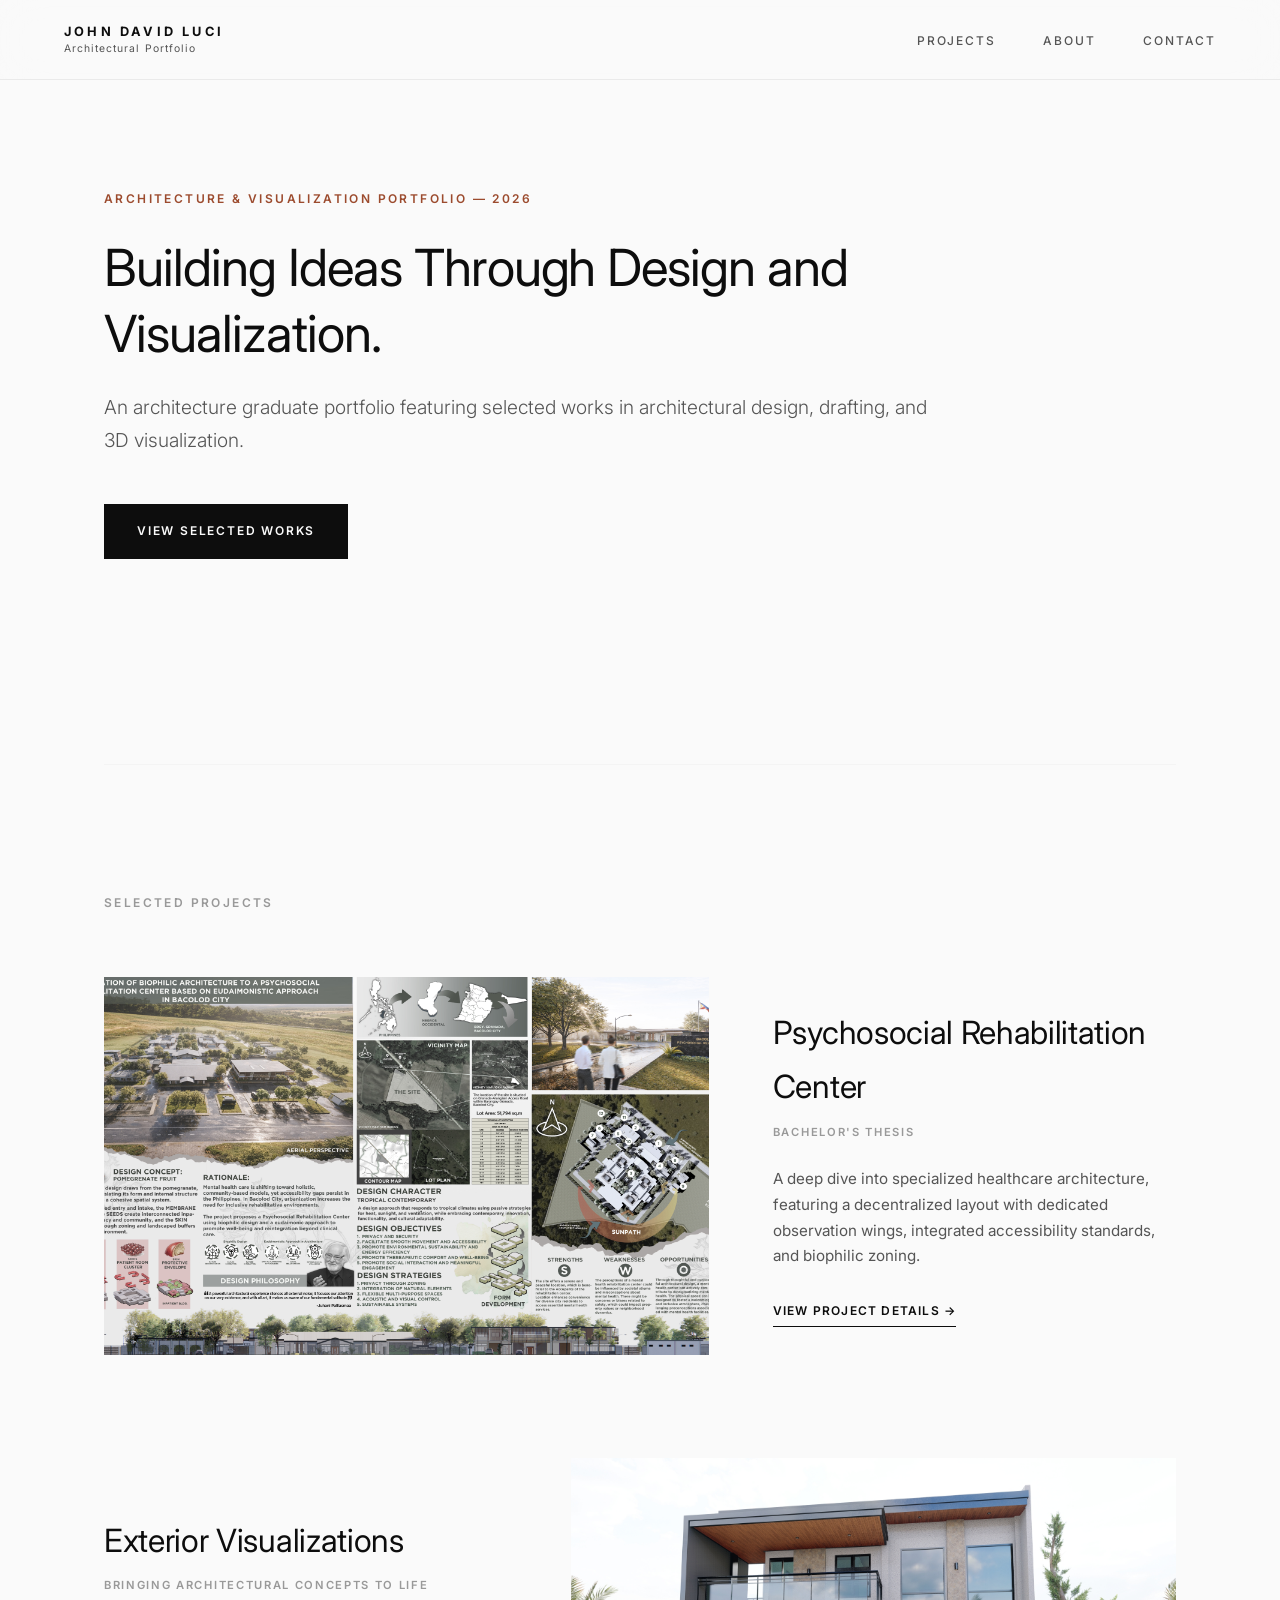
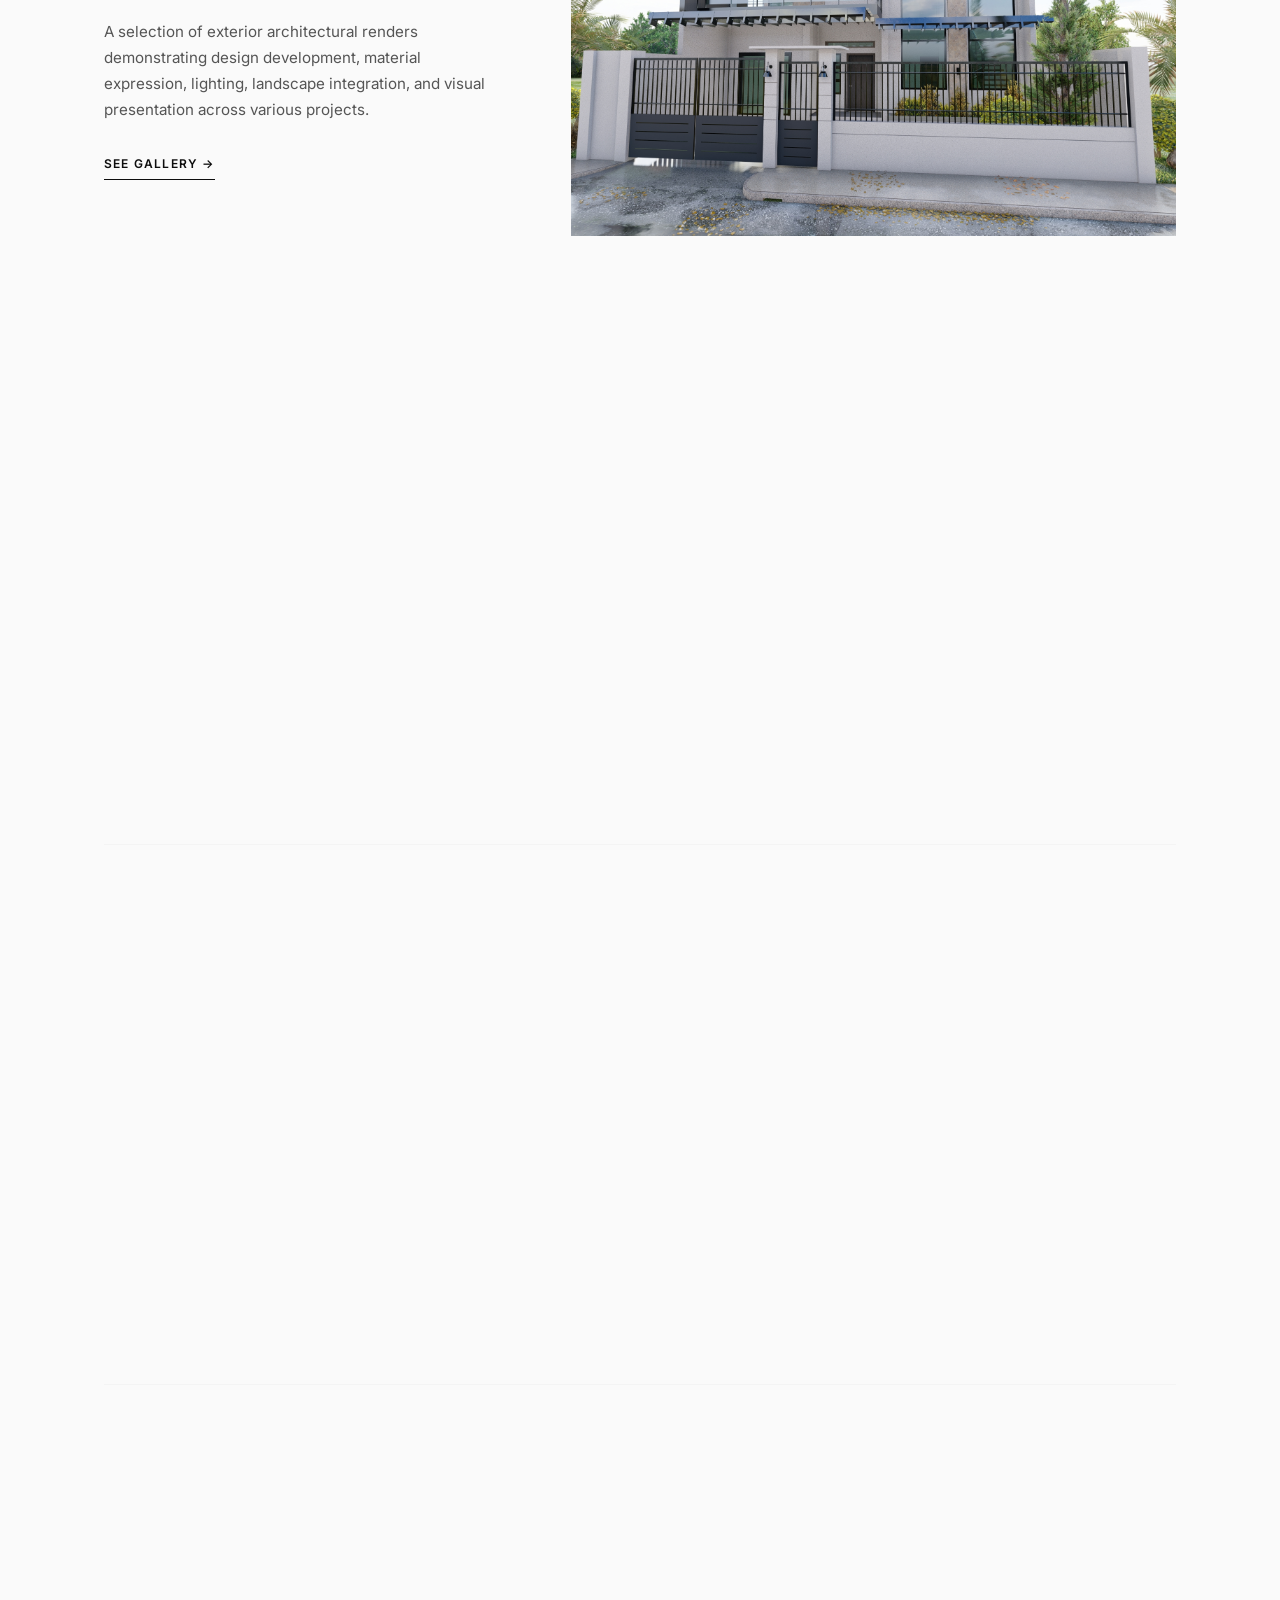
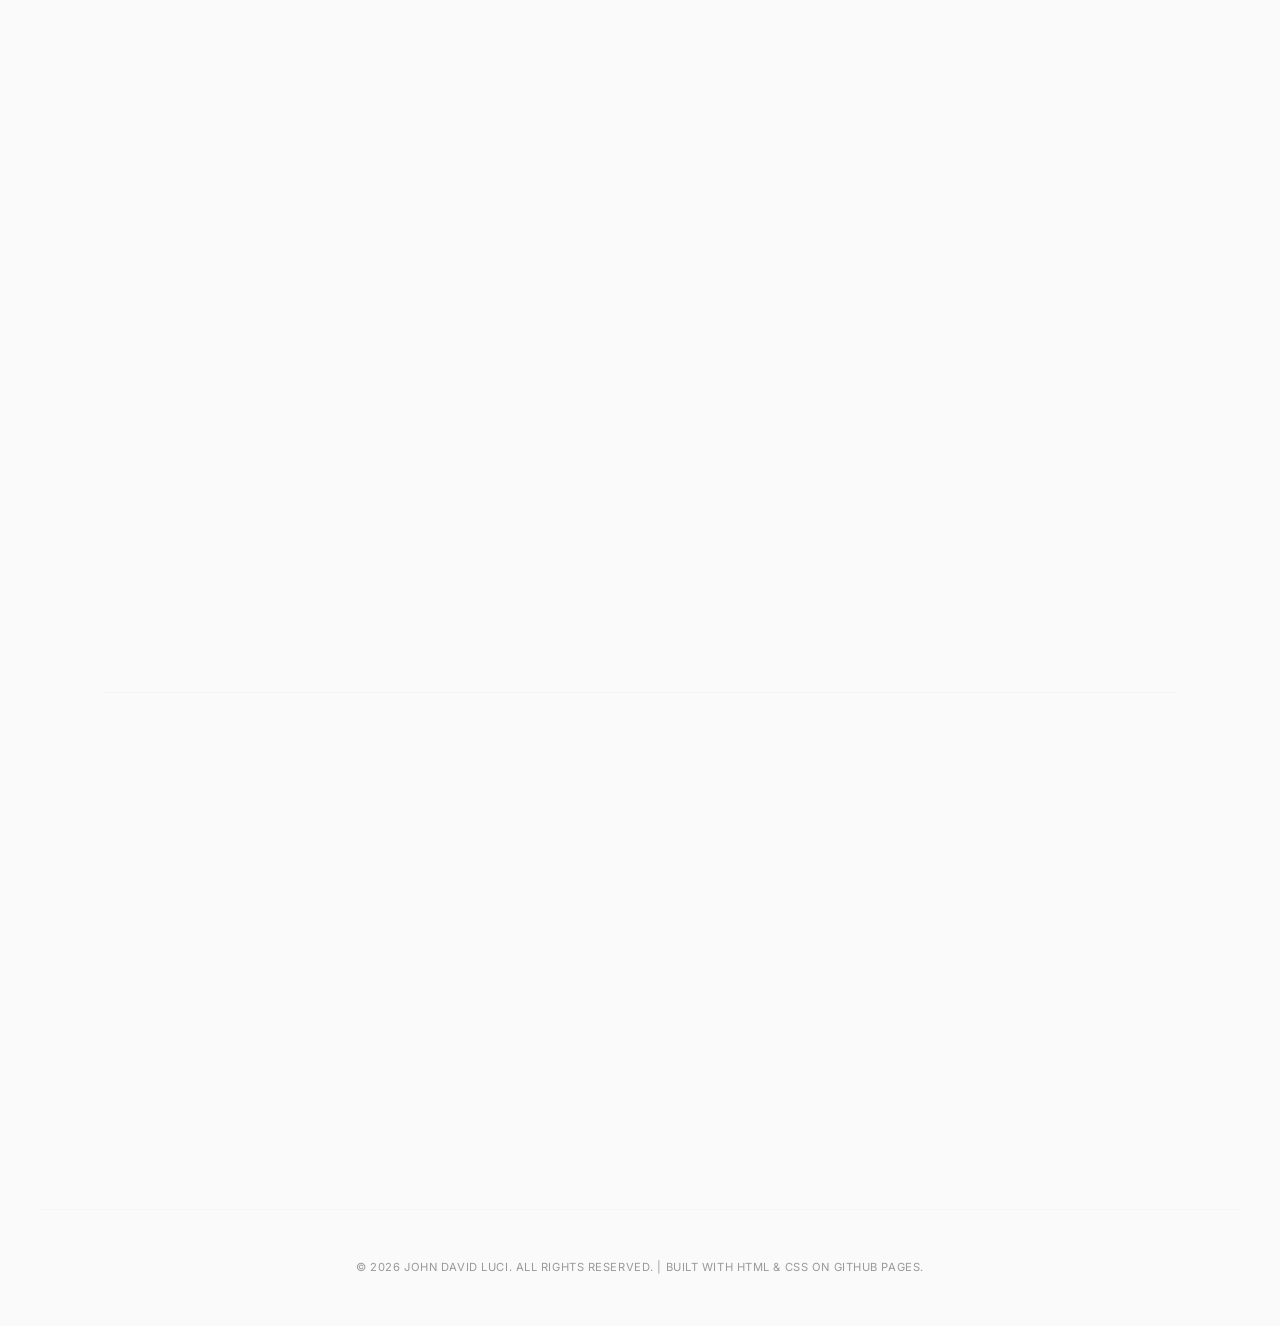
<file: index.html>
<!DOCTYPE html>
<html lang="en" class="no-js">
<head>
    <meta charset="UTF-8">
    <meta name="viewport" content="width=device-width, initial-scale=1.0">
    <title>Architectural Portfolio | John David Luci</title>
    <meta name="description" content="Architecture graduate portfolio by John David Luci — architectural design, drafting, and 3D visualization work including a Psychosocial Rehabilitation Center thesis, exterior renders, and interior visualizations.">

    <!-- Open Graph / social preview -->
    <meta property="og:title" content="John David Luci — Architectural Portfolio">
    <meta property="og:description" content="Architecture graduate portfolio featuring selected works in architectural design, drafting, and 3D visualization.">
    <meta property="og:image" content="https://johndavidluci.github.io/images/rehabboards.jpg">
    <meta property="og:type" content="website">
    <meta name="theme-color" content="#0d0d0d">

    <!-- Favicon: simple inline monogram, no extra file needed -->
    <link rel="icon" href="data:image/svg+xml,%3Csvg xmlns='http://www.w3.org/2000/svg' viewBox='0 0 100 100'%3E%3Crect width='100' height='100' fill='%230d0d0d'/%3E%3Ctext x='50' y='68' font-family='Helvetica,Arial,sans-serif' font-size='52' fill='%23fafafa' text-anchor='middle'%3EJL%3C/text%3E%3C/svg%3E">

    <link rel="stylesheet" href="style.css">
    <link rel="preconnect" href="https://fonts.googleapis.com">
    <link rel="preconnect" href="https://fonts.gstatic.com" crossorigin>
    <link href="https://fonts.googleapis.com/css2?family=Inter:wght@300;400;500;600&display=swap" rel="stylesheet">
</head>
<body>

    <a class="skip-link" href="#main-content">Skip to content</a>

    <!-- Header & Navigation -->
    <header>
        <div class="logo">
            <a href="#">John David Luci <span class="subtitle">Architectural Portfolio</span></a>
        </div>

        <button class="nav-toggle" id="navToggle" aria-label="Toggle navigation menu" aria-expanded="false" aria-controls="primaryNav">
            <span></span>
            <span></span>
            <span></span>
        </button>

        <nav id="primaryNav">
            <ul>
                <li><a href="#projects">Projects</a></li>
                <li><a href="#about">About</a></li>
                <li><a href="#contact">Contact</a></li>
            </ul>
        </nav>
    </header>

    <main id="main-content">
        <!-- Hero Section -->
        <section id="hero">
            <div class="hero-content">
                <p class="hero-kicker">Architecture &amp; Visualization Portfolio &mdash; 2026</p>
                <h1>Building Ideas Through Design and Visualization.</h1>
                <p class="hero-lead">An architecture graduate portfolio featuring selected works in architectural design, drafting, and 3D visualization.</p>
                <a href="#projects" class="btn">View Selected Works</a>
            </div>
        </section>

        <!-- Projects Grid Section -->
        <section id="projects">
            <h2 class="reveal">Selected Projects</h2>
            <div class="project-grid">

                <!-- Project 1 -->
                <article class="project-card reveal">
                    <div class="project-image">
                        <img src="images/rehabboards.jpg" alt="Perspective render of the Psychosocial Rehabilitation Center" loading="lazy">
                    </div>
                    <div class="project-info">
                        <h3>Psychosocial Rehabilitation Center</h3>
                        <p class="project-meta">Bachelor's Thesis</p>
                        <p class="project-desc">A deep dive into specialized healthcare architecture, featuring a decentralized layout with dedicated observation wings, integrated accessibility standards, and biophilic zoning.</p>
                        <a href="project-rehab.html" class="project-link">View Project Details &rarr;</a>
                    </div>
                </article>

                <!-- Project 2 -->
                <article class="project-card reveal">
                    <div class="project-image">
                        <img src="images/residential1.jpg" alt="Exterior architectural render showing material expression and lighting" loading="lazy">
                    </div>
                    <div class="project-info">
                        <h3>Exterior Visualizations</h3>
                        <p class="project-meta">Bringing Architectural Concepts to Life</p>
                        <p class="project-desc">A selection of exterior architectural renders demonstrating design development, material expression, lighting, landscape integration, and visual presentation across various projects.</p>
                        <a href="project-exterior.html" class="project-link">See Gallery &rarr;</a>
                    </div>
                </article>

                <!-- Project 3 -->
                <article class="project-card reveal">
                    <div class="project-image">
                        <img src="images/interior1.png" alt="Interior render exploring spatial design, materials, and lighting" loading="lazy">
                    </div>
                    <div class="project-info">
                        <h3>Interior Visualizations</h3>
                        <p class="project-meta">Designing Inspiring Interior Spaces</p>
                        <p class="project-desc">A selection of interior renderings created to explore spatial design, materials, lighting, and overall atmosphere.</p>
                        <a href="project-interior.html" class="project-link">See Gallery &rarr;</a>
                    </div>
                </article>

            </div>
        </section>

        <!-- About Section -->
        <section id="about">
            <div class="about-container">
                <h2 class="reveal">About Me</h2>
                <div class="about-content reveal">
                    <p>I am a Bachelor of Science in Architecture graduate specializing in architectural design, drafting, and 3D visualization. My work emphasizes clear design thinking, technical accuracy, and visual communication, with each project reflecting a thoughtful approach to form, function, and the built environment. As I begin my professional career, I look forward to contributing to meaningful projects while continuing to expand my knowledge and experience.</p>
                </div>
            </div>
        </section>

        <!-- Proficiency Section -->
        <section id="skills" class="skills">
            <div class="container">
                <h2 class="reveal">Technical Skills</h2>
                <img src="images/technical-skills.png"
                     alt="Technical skills chart"
                     class="skills-chart reveal"
                     loading="lazy">
            </div>
        </section>

        <!-- Contact Section -->
        <section id="contact">
            <h2 class="reveal">Get In Touch</h2>
            <p class="reveal">Interested in collaborating or discussing spatial design strategies? Let's connect.</p>
            <div class="contact-links reveal">
                <a href="mailto:jndluci@gmail.com" class="contact-item">jndluci@gmail.com</a>
                <a href="https://www.linkedin.com/in/john-david-luci-83b43640b/" target="_blank" rel="noopener" class="contact-item">LinkedIn</a>
            </div>
        </section>
    </main>

    <!-- Footer -->
    <footer>
        <p>&copy; 2026 John David Luci. All rights reserved. | Built with HTML &amp; CSS on GitHub Pages.</p>
    </footer>

    <script src="script.js" defer></script>
</body>
</html>
</file>
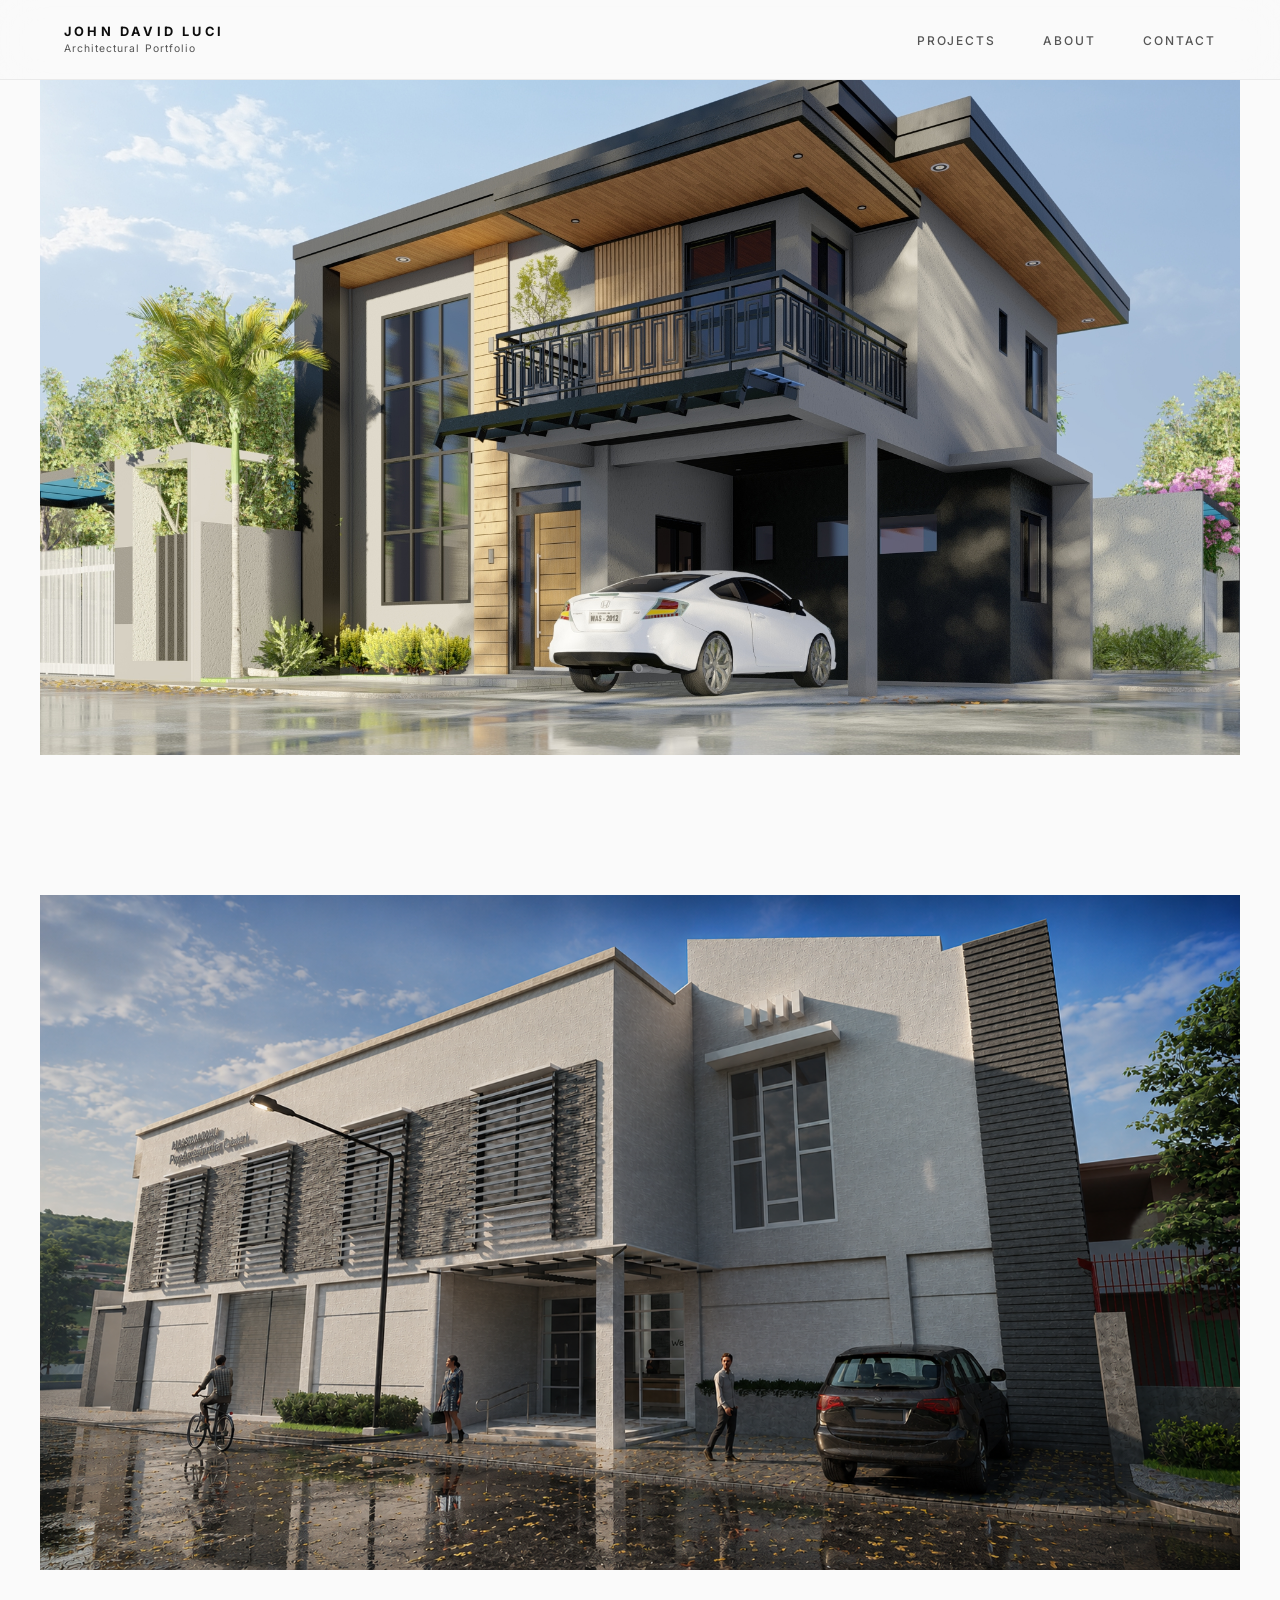
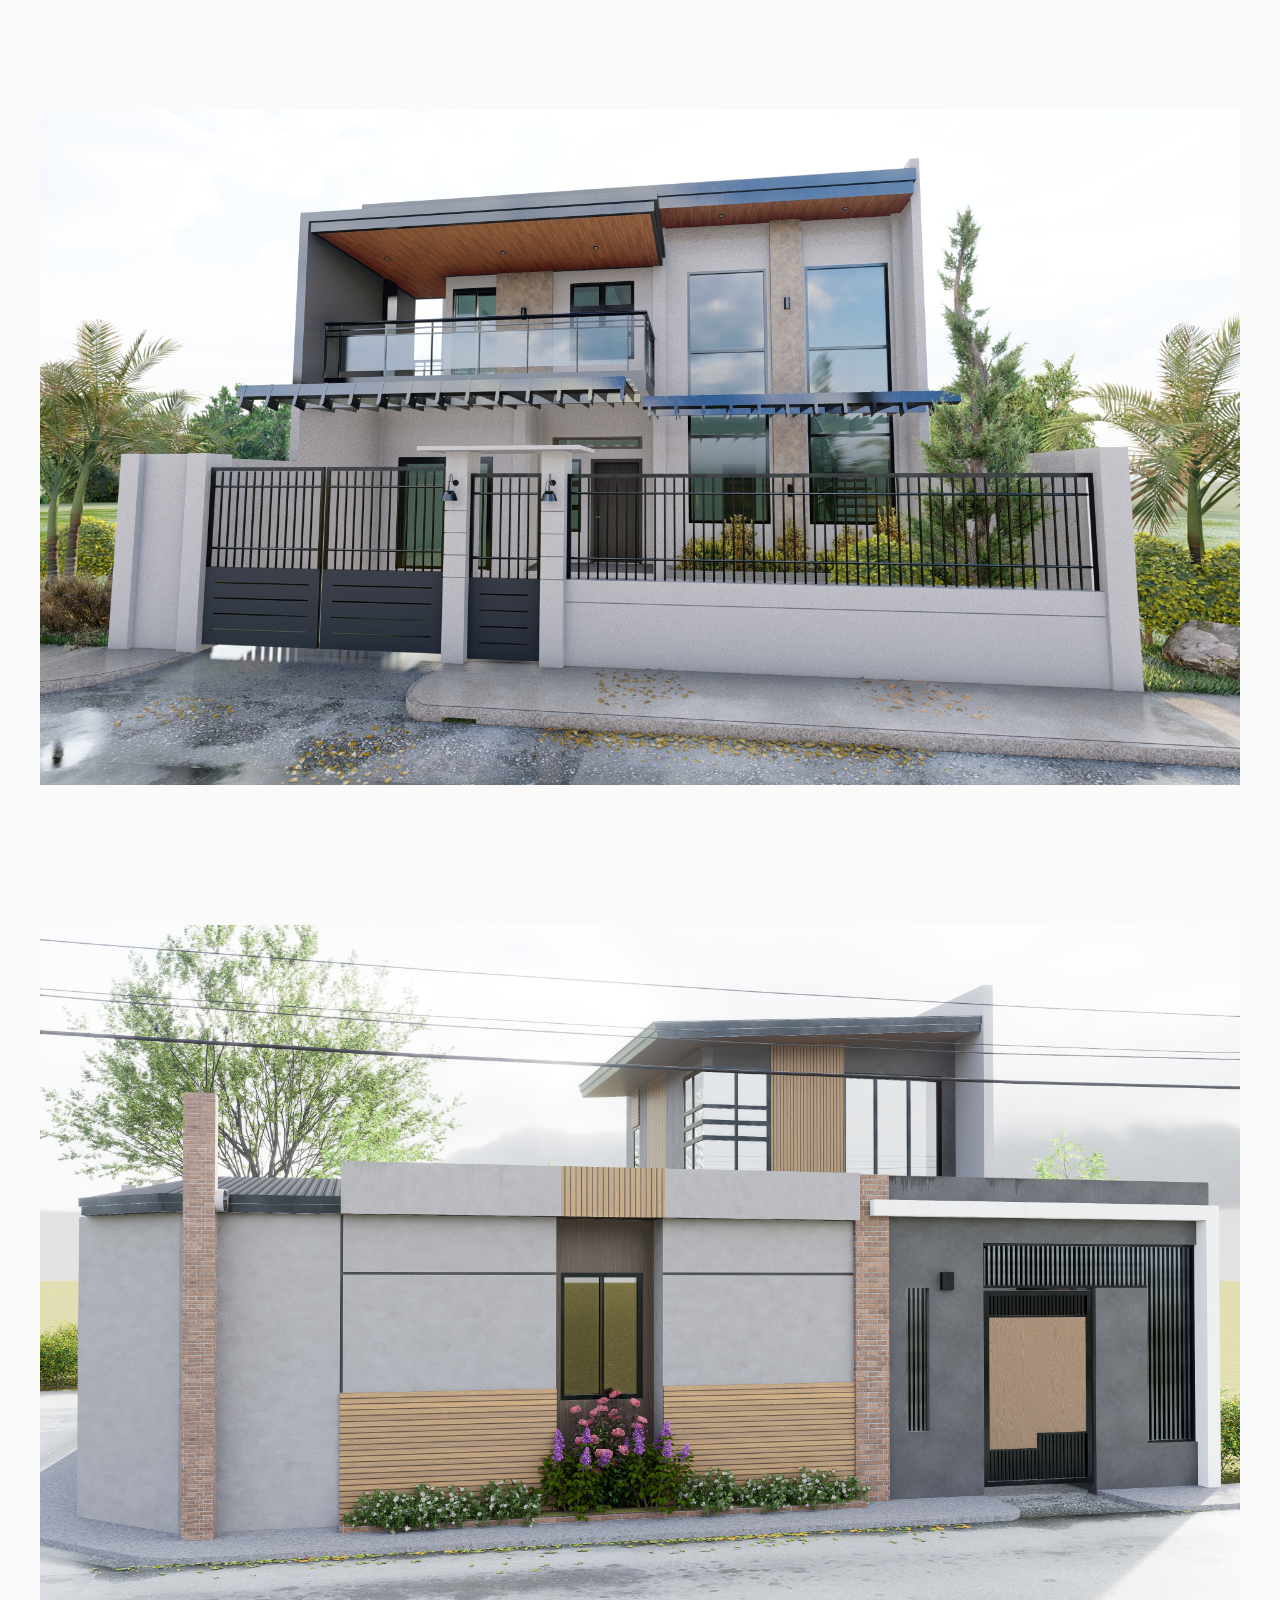
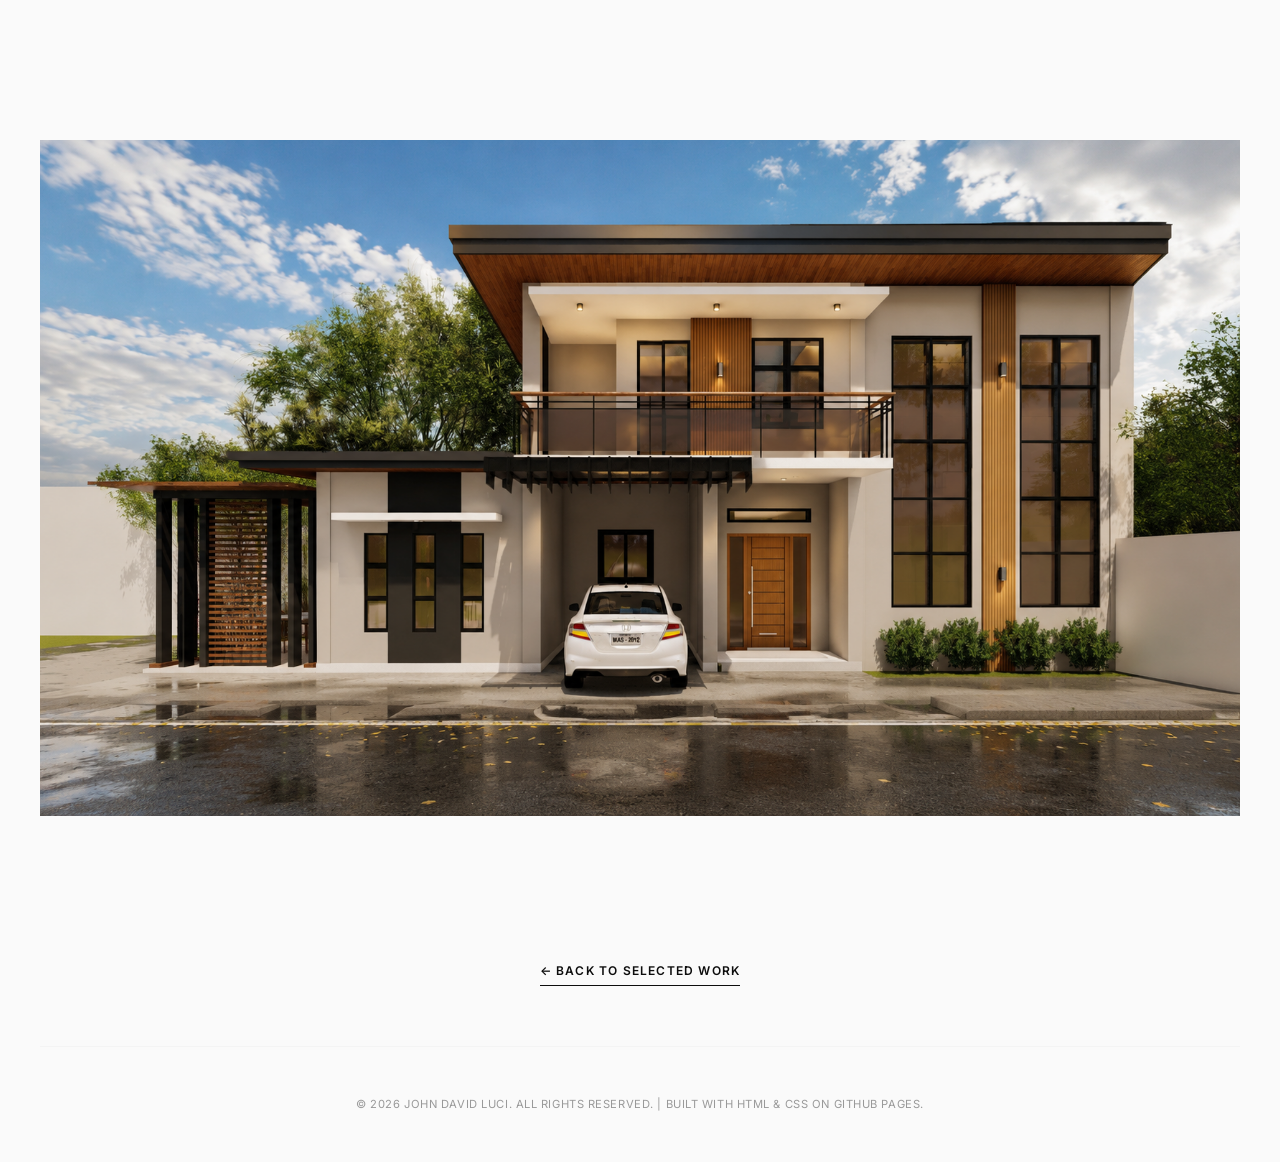
<file: project-exterior.html>
<!DOCTYPE html>
<html lang="en">
<head>
    <meta charset="UTF-8">
    <meta name="viewport" content="width=device-width, initial-scale=1.0">
    <title>Project Details | John David Luci</title>
    <link rel="stylesheet" href="style.css">
    <link rel="preconnect" href="https://fonts.googleapis.com">
    <link rel="preconnect" href="https://fonts.gstatic.com" crossorigin>
    <link href="https://fonts.googleapis.com/css2?family=Inter:wght@300;400;500;600&display=swap" rel="stylesheet">
</head>
<body>

    <!-- Header & Navigation -->
    <header>
        <div class="logo">
            <a href="index.html">John David Luci <span class="subtitle">Architectural Portfolio</span></a>
        </div>
        <nav>
            <ul>
                <li><a href="index.html#projects">Projects</a></li>
                <li><a href="index.html#about">About</a></li>
                <li><a href="index.html#contact">Contact</a></li>
            </ul>
        </nav>
    </header>

    <main class="project-detail-container">
  
        <!-- Image Gallery Showcase -->
        <section class="project-gallery">
            
            <!-- 3 Landscape Images Stacked -->
            <div class="landscape-stack">
                <img src="images/E1.jpg" alt="Project Layout Landscape 1">
                <img src="images/E2.png" alt="Project Layout Landscape 2">
                <img src="images/E3.jpg" alt="Project Layout Landscape 3">
                <img src="images/E4.png" alt="Project Layout Landscape 4">
                <img src="images/E5.png" alt="Project Layout Landscape 5">
            </div>

        </section>

        <!-- Back Link -->
        <div class="back-link-container">
            <a href="index.html#projects" class="project-link">&larr; Back to Selected Work</a>
        </div>

    </main>

    <!-- Footer -->
    <footer>
        <p>&copy; 2026 John David Luci. All rights reserved. | Built with HTML & CSS on GitHub Pages.</p>
    </footer>

</body>
</html>
</file>
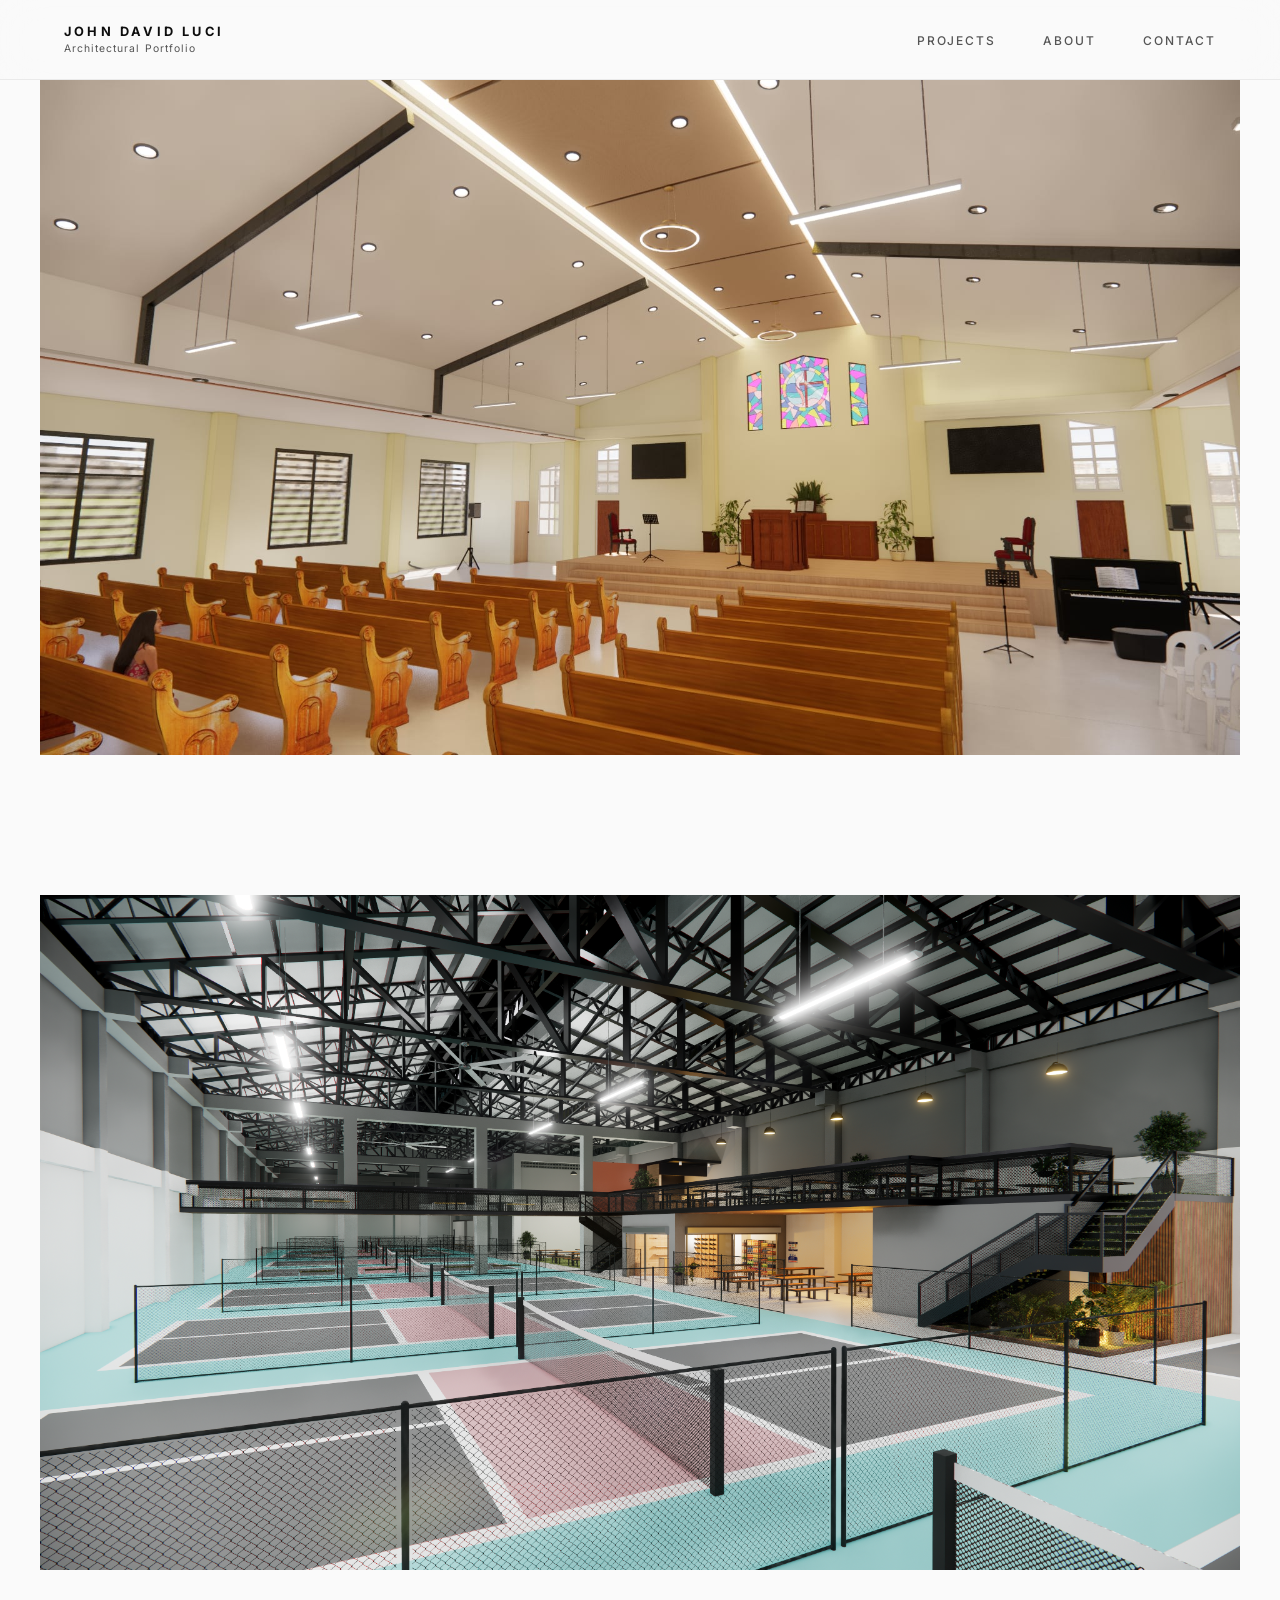
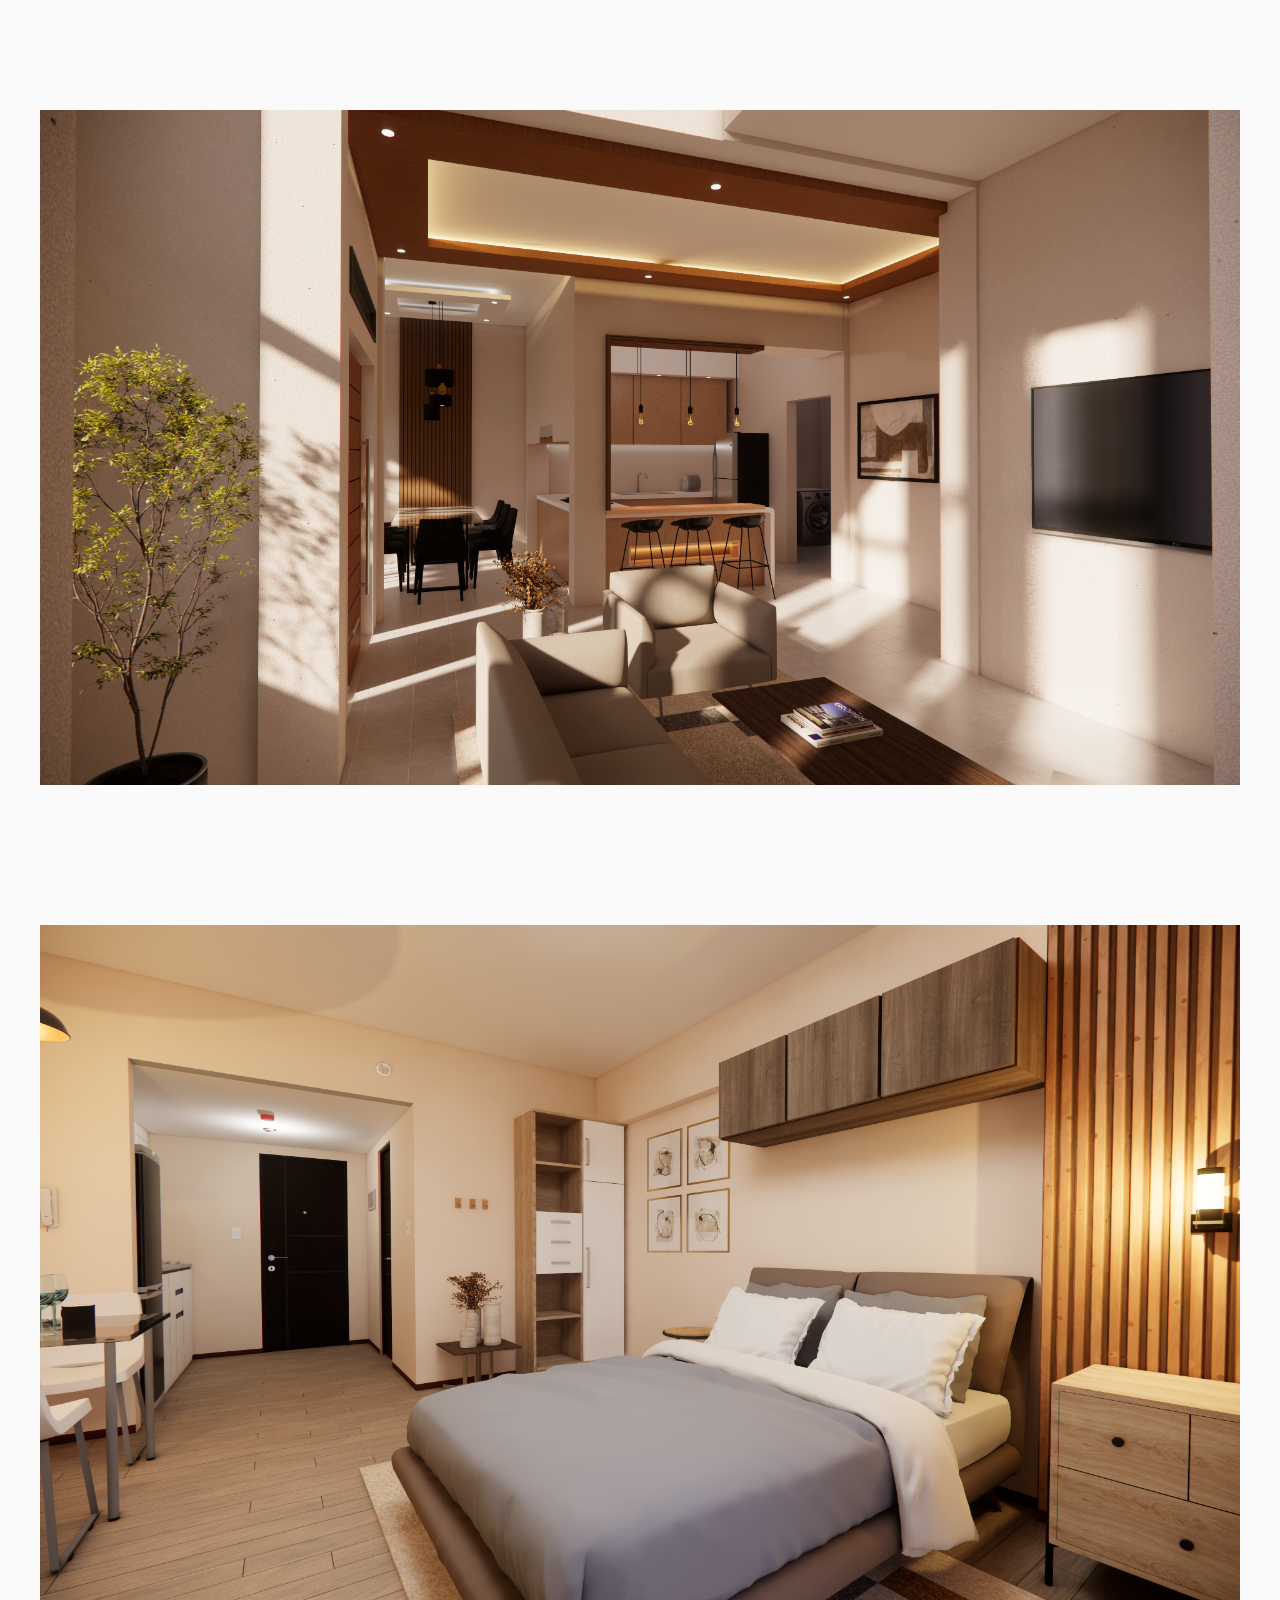
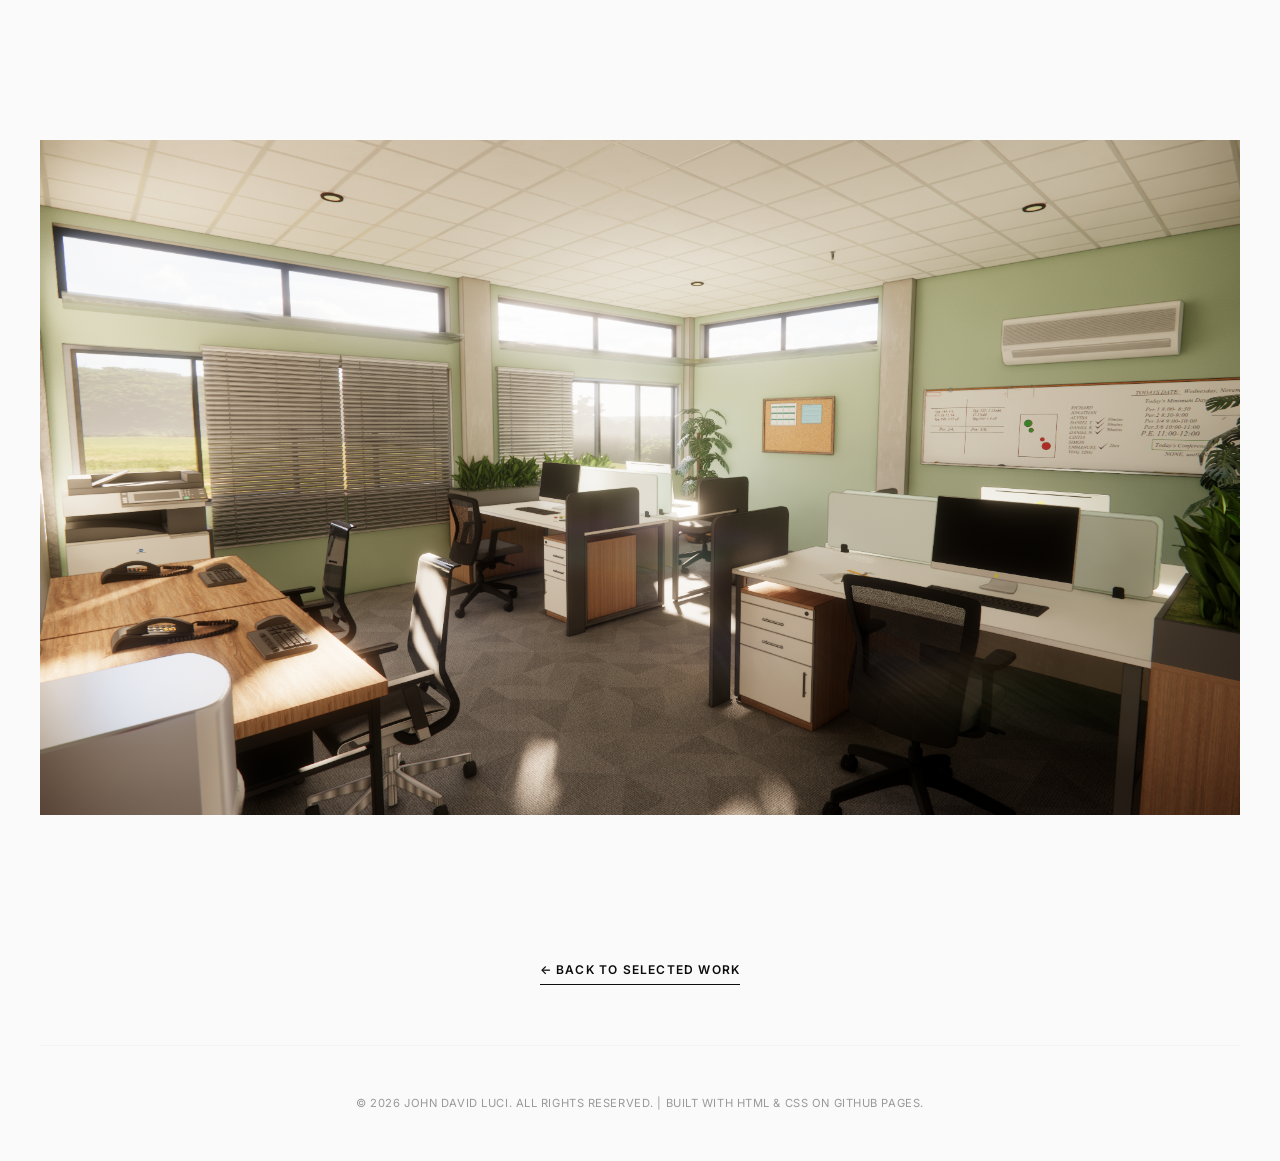
<file: project-interior.html>
<!DOCTYPE html>
<html lang="en">
<head>
    <meta charset="UTF-8">
    <meta name="viewport" content="width=device-width, initial-scale=1.0">
    <title>Project Details | John David Luci</title>
    <link rel="stylesheet" href="style.css">
    <link rel="preconnect" href="https://fonts.googleapis.com">
    <link rel="preconnect" href="https://fonts.gstatic.com" crossorigin>
    <link href="https://fonts.googleapis.com/css2?family=Inter:wght@300;400;500;600&display=swap" rel="stylesheet">
</head>
<body>

    <!-- Header & Navigation -->
    <header>
        <div class="logo">
            <a href="index.html">John David Luci <span class="subtitle">Architectural Portfolio</span></a>
        </div>
        <nav>
            <ul>
                <li><a href="index.html#projects">Projects</a></li>
                <li><a href="index.html#about">About</a></li>
                <li><a href="index.html#contact">Contact</a></li>
            </ul>
        </nav>
    </header>

    <main class="project-detail-container">
  
        <!-- Image Gallery Showcase -->
        <section class="project-gallery">
            
            <!-- 3 Landscape Images Stacked -->
            <div class="landscape-stack">
                <img src="images/I1.jpg" alt="Project Layout Landscape 1">
                <img src="images/I2.png" alt="Project Layout Landscape 2">
                <img src="images/I3.png" alt="Project Layout Landscape 3">
                <img src="images/I4.png" alt="Project Layout Landscape 4">
                <img src="images/I5.png" alt="Project Layout Landscape 5">
            </div>

        </section>

        <!-- Back Link -->
        <div class="back-link-container">
            <a href="index.html#projects" class="project-link">&larr; Back to Selected Work</a>
        </div>

    </main>

    <!-- Footer -->
    <footer>
        <p>&copy; 2026 John David Luci. All rights reserved. | Built with HTML & CSS on GitHub Pages.</p>
    </footer>

</body>
</html>
</file>
<file: style.css>
/* ==========================================================================
   Architectural Portfolio
   Minimal B&W · Editorial Typographic Framework · Image-Forward Layout
   ========================================================================== */

:root {
  /* Editorial Palette */
  --black: #0d0d0d;
  --white: #fafafa;
  --gray-100: #f4f4f4;
  --gray-200: #eaeaea;
  --gray-400: #999999;
  --gray-600: #555555;
  --gray-800: #222222;

  /* A single restrained accent — used sparingly (hero kicker, focus rings) */
  --accent: #9c4b2e;

  /* Typography & Layout Scales */
  --font: "Inter", -apple-system, BlinkMacSystemFont, "Segoe UI", Roboto, sans-serif;
  --max-width: 1200px;
  --nav-height: 80px;
  --transition: 0.5s cubic-bezier(0.16, 1, 0.3, 1);
}

/* ---- Reset & Foundations ---- */
*, *::before, *::after {
  box-sizing: border-box;
  margin: 0;
  padding: 0;
}

html {
  scroll-behavior: smooth;
  font-size: 16px;
  background-color: var(--white);
}

body {
  font-family: var(--font);
  background: var(--white);
  color: var(--black);
  line-height: 1.7;
  -webkit-font-smoothing: antialiased;
  -moz-osx-font-smoothing: grayscale;
  overflow-x: hidden;
  padding-top: var(--nav-height);
}

a {
  color: inherit;
  text-decoration: none;
}

ul {
  list-style: none;
}

img {
  display: block;
  max-width: 100%;
  height: auto;
  transition: transform var(--transition);
}

/* ---- Accessibility: focus states & skip link ---- */
a:focus-visible,
button:focus-visible {
  outline: 2px solid var(--accent);
  outline-offset: 4px;
}

.skip-link {
  position: absolute;
  top: -100px;
  left: 1rem;
  background: var(--black);
  color: var(--white);
  padding: 0.75rem 1.25rem;
  font-size: 0.8rem;
  letter-spacing: 0.05em;
  z-index: 1000;
  transition: top 0.2s ease;
}

.skip-link:focus {
  top: 1rem;
}

/* ---- Header & Navigation ---- */
header {
  position: fixed;
  top: 0;
  left: 0;
  right: 0;
  z-index: 100;
  height: var(--nav-height);
  display: flex;
  align-items: center;
  justify-content: space-between;
  width: 100%;
  padding: 0 clamp(1.5rem, 6vw, 4rem);
  background: rgba(250, 250, 250, 0.85);
  backdrop-filter: blur(20px);
  -webkit-backdrop-filter: blur(20px);
  border-bottom: 1px solid var(--gray-200);
}

.logo a {
  font-size: 0.8rem;
  font-weight: 700;
  letter-spacing: 0.25em;
  text-transform: uppercase;
  display: block;
  line-height: 1.2;
}

.logo .subtitle {
  display: block;
  font-size: 0.65rem;
  font-weight: 400;
  color: var(--gray-600);
  letter-spacing: 0.1em;
  text-transform: none;
  margin-top: 0.2rem;
}

nav ul {
  display: flex;
  gap: 3rem;
}

nav a {
  font-size: 0.75rem;
  font-weight: 500;
  letter-spacing: 0.15em;
  text-transform: uppercase;
  position: relative;
  padding-bottom: 4px;
  color: var(--gray-600);
  transition: color var(--transition);
}

nav a:hover {
  color: var(--black);
}

nav a::after {
  content: "";
  position: absolute;
  bottom: 0;
  left: 0;
  width: 0;
  height: 1px;
  background: var(--black);
  transition: width var(--transition);
}

nav a:hover::after {
  width: 100%;
}

/* Mobile nav toggle (hidden on desktop) */
.nav-toggle {
  display: none;
  flex-direction: column;
  justify-content: center;
  gap: 5px;
  width: 32px;
  height: 32px;
  background: none;
  border: none;
  cursor: pointer;
  padding: 0;
}

.nav-toggle span {
  display: block;
  width: 100%;
  height: 1.5px;
  background: var(--black);
  transition: transform 0.3s ease, opacity 0.3s ease;
}

.nav-toggle[aria-expanded="true"] span:nth-child(1) {
  transform: translateY(6.5px) rotate(45deg);
}
.nav-toggle[aria-expanded="true"] span:nth-child(2) {
  opacity: 0;
}
.nav-toggle[aria-expanded="true"] span:nth-child(3) {
  transform: translateY(-6.5px) rotate(-45deg);
}

/* ---- Global Structural Layout ---- */
main {
  max-width: var(--max-width);
  margin: 0 auto;
  padding: 0 clamp(1.5rem, 6vw, 4rem);
}

section {
  padding: clamp(4rem, 10vw, 8rem) 0;
  border-bottom: 1px solid var(--gray-100);
}

section:last-of-type {
  border-bottom: none;
}

section h2 {
  font-size: 0.75rem;
  font-weight: 600;
  text-transform: uppercase;
  letter-spacing: 0.2em;
  color: var(--gray-400);
  margin-bottom: clamp(2rem, 5vw, 4rem);
}

/* ---- Scroll reveal (progressive enhancement — see script.js) ---- */
.reveal {
  opacity: 0;
  transform: translateY(24px);
  transition: opacity 0.7s cubic-bezier(0.16, 1, 0.3, 1), transform 0.7s cubic-bezier(0.16, 1, 0.3, 1);
}

.reveal.is-visible {
  opacity: 1;
  transform: translateY(0);
}

/* If JS fails to load, don't hide content forever */
.no-js .reveal {
  opacity: 1;
  transform: none;
}

@media (prefers-reduced-motion: reduce) {
  .reveal {
    opacity: 1;
    transform: none;
    transition: none;
  }
}

/* ---- Hero Section (Editorial Intro) ---- */
#hero {
  min-height: calc(85vh - var(--nav-height));
  display: flex;
  align-items: center;
  padding-top: 2rem;
}

.hero-content {
  max-width: 850px;
}

.hero-kicker {
  font-size: 0.75rem;
  font-weight: 600;
  text-transform: uppercase;
  letter-spacing: 0.2em;
  color: var(--accent);
  margin-bottom: 1.5rem;
}

.hero-content h1 {
  font-size: clamp(1.8rem, 4vw, 3.2rem);
  font-weight: 400;
  line-height: 1.3;
  letter-spacing: -0.02em;
  margin-bottom: 1.5rem;
}

.hero-content .hero-lead {
  font-size: clamp(1rem, 1.5vw, 1.25rem);
  color: var(--gray-600);
  margin-bottom: 3rem;
  font-weight: 300;
}

.btn {
  display: inline-block;
  font-size: 0.75rem;
  font-weight: 600;
  text-transform: uppercase;
  letter-spacing: 0.15em;
  padding: 1rem 2rem;
  border: 1px solid var(--black);
  background: var(--black);
  color: var(--white);
  transition: background var(--transition), color var(--transition);
}

.btn:hover {
  background: transparent;
  color: var(--black);
}

/* ---- Architectural Project Grid ---- */
.project-grid {
  display: flex;
  flex-direction: column;
  gap: clamp(4rem, 8vw, 8rem);
}

.project-card {
  display: grid;
  grid-template-columns: 1.2fr 0.8fr;
  gap: clamp(2rem, 5vw, 4rem);
  align-items: center;
}

/* Alternating rows for magazine layout style */
.project-card:nth-child(even) {
  direction: rtl;
}
.project-card:nth-child(even) .project-info {
  direction: ltr;
}

.project-image {
  overflow: hidden;
  background-color: var(--gray-100);
  aspect-ratio: 16 / 10;
}

/* Bug fix: image now actually fills and crops to its container */
.project-image img {
  width: 100%;
  height: 100%;
  object-fit: cover;
}

.project-card:hover .project-image img {
  transform: scale(1.03);
}

.project-info {
  display: flex;
  flex-direction: column;
  justify-content: center;
}

.project-info h3 {
  font-size: clamp(1.4rem, 2.5vw, 2rem);
  font-weight: 400;
  letter-spacing: -0.01em;
  margin-bottom: 0.5rem;
}

.project-meta {
  font-size: 0.7rem;
  font-weight: 600;
  text-transform: uppercase;
  letter-spacing: 0.15em;
  color: var(--gray-400);
  margin-bottom: 1.5rem;
}

.project-desc {
  color: var(--gray-600);
  font-size: 0.95rem;
  margin-bottom: 2rem;
  max-width: 420px;
}

.project-link {
  font-size: 0.75rem;
  font-weight: 600;
  text-transform: uppercase;
  letter-spacing: 0.1em;
  display: inline-flex;
  align-items: center;
  align-self: flex-start;
  border-bottom: 1px solid var(--black);
  padding-bottom: 4px;
  transition: opacity 0.2s ease;
}

.project-link:hover {
  opacity: 0.6;
}

/* ---- About Section ---- */
.about-container {
  display: grid;
  grid-template-columns: 0.4fr 1.6fr;
  gap: 2rem;
}

.about-content {
  max-width: 700px;
}

.about-content p {
  font-size: clamp(1.1rem, 1.8vw, 1.4rem);
  font-weight: 300;
  line-height: 1.6;
  color: var(--gray-800);
  margin-bottom: 2rem;
}

/* ---- Skills Section ---- */
.skills {
  text-align: center;
}

.skills h2 {
  margin-left: auto;
  margin-right: auto;
}

.section-subtitle {
  color: var(--gray-600);
  margin-bottom: 2.5rem;
}

.skills-chart {
  width: 100%;
  max-width: 850px;
  height: auto;
  display: block;
  margin: 0 auto;
}

/* ---- Contact Section ---- */
#contact p {
  font-size: clamp(1.2rem, 2.5vw, 1.8rem);
  font-weight: 300;
  max-width: 600px;
  margin-bottom: 3rem;
}

.contact-links {
  display: flex;
  flex-wrap: wrap;
  gap: 2.5rem;
}

.contact-item {
  font-size: 0.85rem;
  font-weight: 600;
  text-transform: uppercase;
  letter-spacing: 0.15em;
  border-bottom: 1px solid var(--gray-200);
  padding-bottom: 6px;
  transition: border-color var(--transition);
}

.contact-item:hover {
  border-color: var(--black);
}

/* ---- Footer ---- */
footer {
  padding: 3rem clamp(1.5rem, 6vw, 4rem);
  max-width: var(--max-width);
  margin: 0 auto;
  border-top: 1px solid var(--gray-100);
}

footer p {
  font-size: 0.7rem;
  color: var(--gray-400);
  letter-spacing: 0.05em;
  text-transform: uppercase;
  text-align: center;
}

/* ==========================================================================
   Project Detail Page Styles
   ========================================================================== */

main.project-detail-container,
main.project-detail-container section {
  padding: 0 !important;
  margin-top: 0 !important;
  border-bottom: none !important;
}

.project-detail-container {
  max-width: 1200px;
  margin: 0 auto;
  display: block;
}

.project-intro {
  padding-top: 40px !important;
  margin-bottom: 30px !important;
}

.landscape-stack {
  display: flex;
  flex-direction: column;
  gap: 140px;
  margin-bottom: 140px;
}

.landscape-stack img {
  width: 100%;
  height: auto;
  display: block;
}

.tile-grid {
  display: grid;
  grid-template-columns: repeat(2, 1fr);
  gap: 20px;
}

.tile-grid img {
  width: 100%;
  height: auto;
  display: block;
}

.back-link-container {
  margin-top: 60px;
  padding-bottom: 60px;
  text-align: center;
}

/* ==========================================================================
   Mobile & Tablet Media Queries (single consolidated block)
   ========================================================================== */
@media (max-width: 768px) {
  html {
    font-size: 15px;
  }

  header {
    height: 70px;
    padding: 0 1.5rem;
  }

  body {
    padding-top: 70px;
  }

  .nav-toggle {
    display: flex;
  }

  nav#primaryNav {
    position: fixed;
    top: 70px;
    left: 0;
    right: 0;
    background: var(--white);
    border-bottom: 1px solid var(--gray-200);
    max-height: 0;
    overflow: hidden;
    transition: max-height 0.35s ease;
  }

  nav#primaryNav.is-open {
    max-height: 300px;
  }

  nav#primaryNav ul {
    flex-direction: column;
    gap: 0;
    padding: 0.5rem 1.5rem 1.5rem;
  }

  nav#primaryNav ul li {
    border-top: 1px solid var(--gray-100);
  }

  nav#primaryNav ul li a {
    display: block;
    padding: 1rem 0;
  }

  .project-card,
  .project-card:nth-child(even) {
    grid-template-columns: 1fr;
    gap: 1.5rem;
    direction: ltr;
  }

  .project-card:nth-child(even) .project-info {
    direction: ltr;
  }

  .about-container {
    grid-template-columns: 1fr;
    gap: 0;
  }

  .about-container h2 {
    margin-bottom: 1.5rem;
  }

  .tile-grid {
    grid-template-columns: 1fr;
  }

  .project-intro {
    padding-top: 20px !important;
    margin-bottom: 20px !important;
  }
}
</file>
